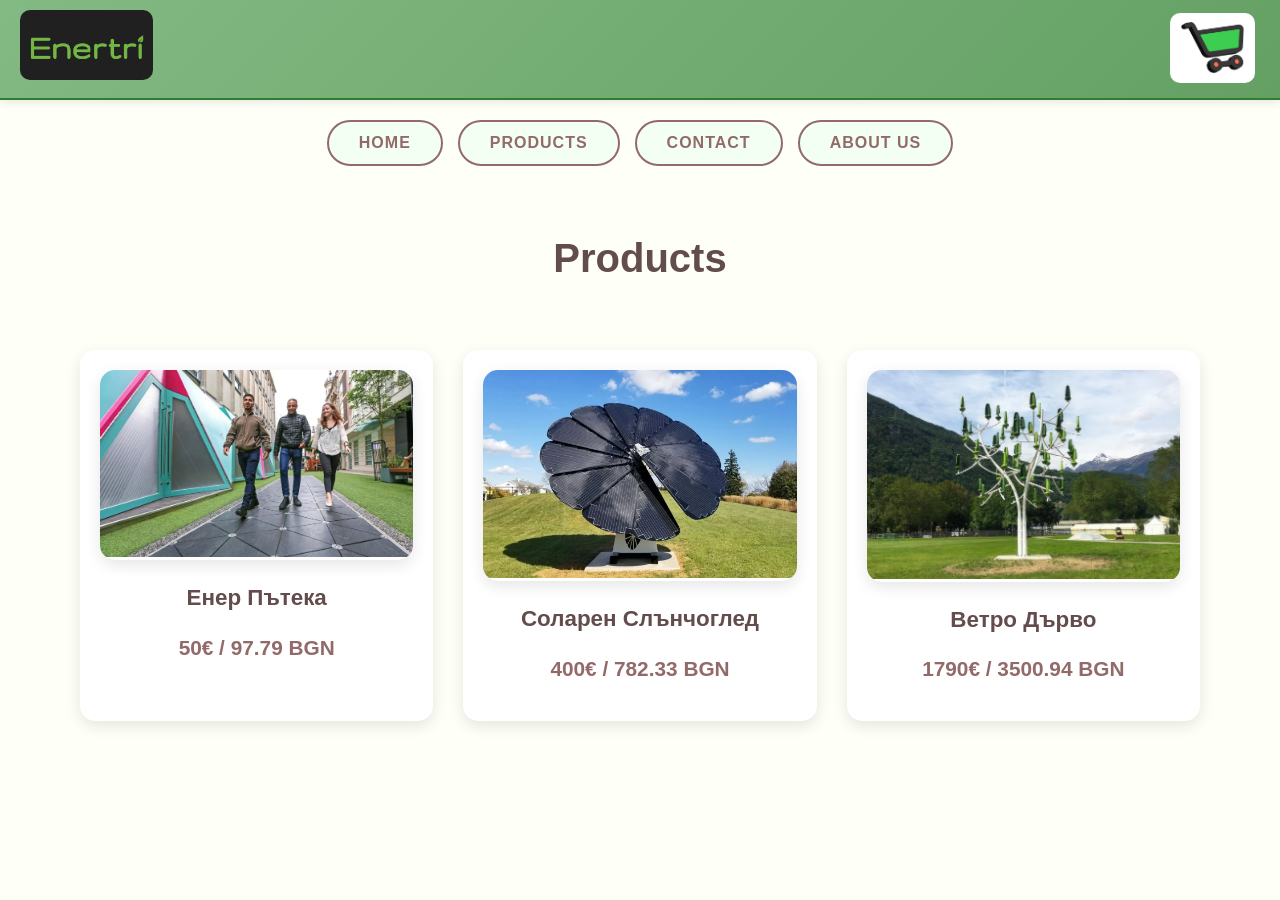
<file: abouten.html>
<!doctype html>
<html lang="en">
  <head>
    <link rel="stylesheet" href="portfolio.css" />
    <meta charset="UTF-8" />
    <meta name="viewport" content="width=device-width, initial-scale=1.0" />
    <title>Products - Enertri</title>
  </head>
  <body>
    <div class="ui">
      <div class="logo">
        <a href="index.html"><img src="logo.png" alt="Enertri Logo" /></a>
      </div>
      <div class="basket">
        <button class="basket" onclick="openCart()">
          <img src="cart.avif" alt="Shopping Cart" />
        </button>
      </div>
    </div>

    <nav>
      <button onclick="location = 'index.html'">home</button>
      <button onclick="location = 'abouten.html'">products</button>
      <button onclick="location = 'contact.html'">contact</button>
      <button onclick="location = 'structure.html'">about us</button>
    </nav>

    <div class="container" id="about">
      <h1>Products</h1>
      <div class="produkti">
        <div class="product-card">
          <button onclick="location.href = 'enerpateka.html'">
            <img
              src="pavegen-smart-street-5.webp"
              class="pateka"
              alt="Ener Path"
            />
          </button>
          <h3>Енер Пътека</h3>
          <p class="price">50€ / 97.79 BGN</p>
        </div>
        <div class="product-card">
          <button onclick="location.href = 'solarnipaneli.html'">
            <img src="png (1).png" class="sunflower" alt="Solar Sunflower" />
          </button>
          <h3>Соларен Слънчоглед</h3>
          <p class="price">400€ / 782.33 BGN</p>
        </div>
        <div class="product-card">
          <button onclick="location.href = 'enerdurvo.html'">
            <img src="png.png" class="tree" alt="Energy Tree" />
          </button>
          <h3>Ветро Дърво</h3>
          <p class="price">1790€ / 3500.94 BGN</p>
        </div>
      </div>
    </div>

    <div class="basketbar">
      <button class="close" onclick="Close()">x</button>
      <ul id="cart"></ul>
      <p>Total: $<span id="total">0</span></p>
      <a href="order.html" class="order">
        <button>order</button>
      </a>
    </div>

    <script src="enerscript.js"></script>
  </body>
</html>
</file>
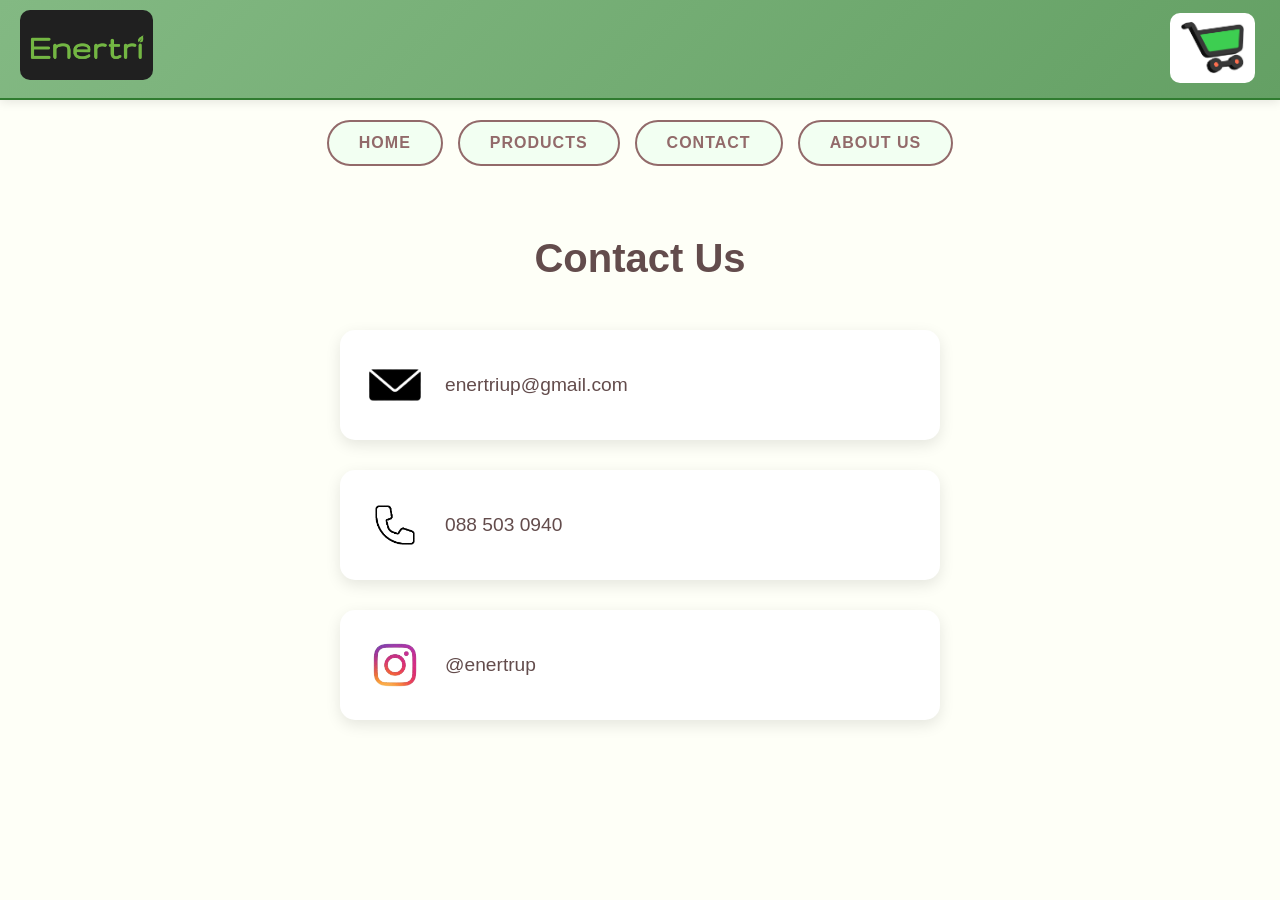
<file: contact.html>
<!doctype html>
<html lang="en">
  <head>
    <link rel="stylesheet" href="portfolio.css" />
    <meta charset="UTF-8" />
    <meta name="viewport" content="width=device-width, initial-scale=1.0" />
    <title>Contact - Enertri</title>
  </head>
  <body>
    <div class="ui">
      <div class="logo">
        <a href="index.html"><img src="logo.png" alt="Enertri Logo" /></a>
      </div>
      <div class="basket">
        <button class="basket" onclick="openCart()">
          <img src="cart.avif" alt="Shopping Cart" />
        </button>
      </div>
    </div>

    <nav>
      <button onclick="location = 'index.html'">home</button>
      <button onclick="location = 'abouten.html'">products</button>
      <button onclick="location = 'contact.html'">contact</button>
      <button onclick="location = 'structure.html'">about us</button>
    </nav>

    <div class="container" id="contact">
      <h1>Contact Us</h1>
      <div class="contact-section">
        <div class="contact-item">
          <img src="mail-removebg-preview.png" alt="Email" />
          <p>enertriup@gmail.com</p>
        </div>
        <div class="contact-item">
          <img src="phone-removebg-preview.png" alt="Phone" />
          <p>088 503 0940</p>
        </div>
        <div class="contact-item">
          <img src="insta-removebg-preview.png" alt="Instagram" />
          <p>@enertrup</p>
        </div>
      </div>
    </div>

    <div class="basketbar">
      <button class="close" onclick="Close()">x</button>
      <ul id="cart"></ul>
      <p>Total: $<span id="total">0</span></p>
      <a href="order.html" class="order">
        <button>order</button>
      </a>
    </div>

    <script src="enerscript.js"></script>
  </body>
</html>
</file>
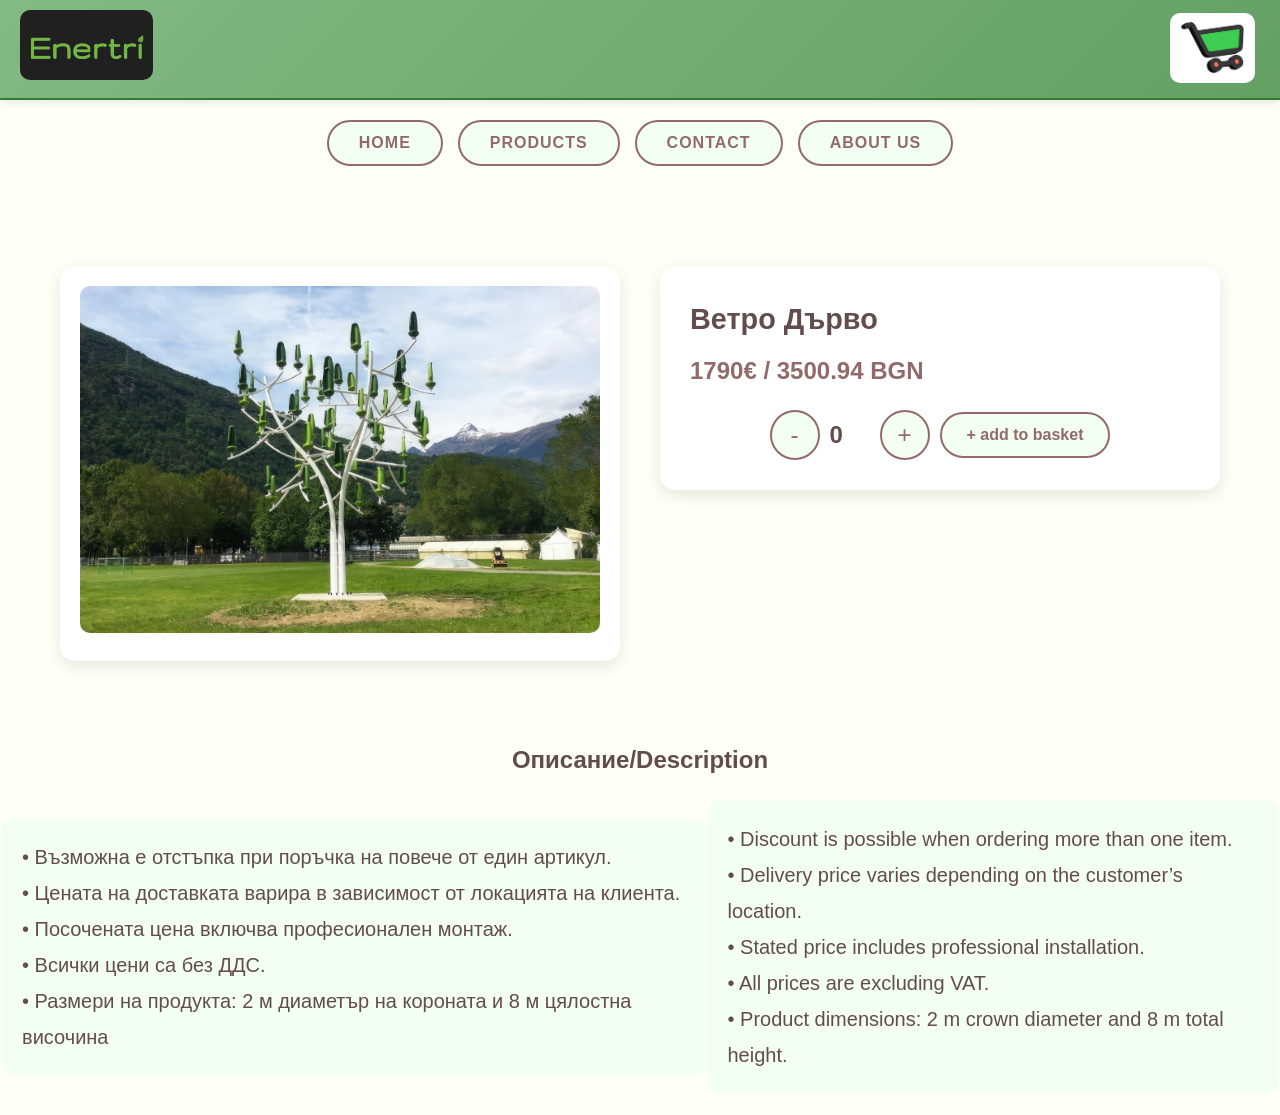
<file: enerdurvo.html>
<!doctype html>
<html lang="en">
  <head>
    <link rel="stylesheet" href="portfolio.css" />
    <meta charset="UTF-8" />
    <meta name="viewport" content="width=device-width, initial-scale=1.0" />
    <title>Energy Tree - Enertri</title>
  </head>
  <body>
    <div class="ui">
      <div class="logo">
        <a href="index.html"><img src="logo.png" alt="Enertri Logo" /></a>
      </div>
      <div class="basket">
        <button class="basket" onclick="openCart()">
          <img src="cart.avif" alt="Shopping Cart" />
        </button>
      </div>
    </div>

    <nav>
      <button onclick="location = 'index.html'">home</button>
      <button onclick="location = 'abouten.html'">products</button>
      <button onclick="location = 'contact.html'">contact</button>
      <button onclick="location = 'structure.html'">about us</button>
    </nav>

    <div class="container">
      <div class="product-detail">
        <div class="product-image">
          <img src="png.png" class="tree" alt="Energy Tree" />
        </div>
        <div class="product-info">
          <h2>Ветро Дърво</h2>
          <p class="price">1790€ / 3500.94 BGN</p>
          <div class="count">
            <button id="minus" class="minus">-</button>
            <span id="number">0</span>
            <button id="plus" class="plus">+</button>
            <button onclick="addToCart('Енер Дърво', 1790)" class="add">
              + add to basket
            </button>
          </div>
        </div>
      </div>
    </div>

    <center>
      <header style="font-size: 24px; font-weight: bold">
        Описание/Description
      </header>
    </center>

    <center>
      <div>
        <table>
          <tr>
            <td>
              <p class="info1" style="font-size: 20px">
                • Възможна е отстъпка при поръчка на повече от един артикул.
                <br />
                • Цената на доставката варира в зависимост от локацията на
                клиента.<br />
                • Посочената цена включва професионален монтаж. <br />
                • Всички цени са без ДДС.<br />
                • Размери на продукта: 2 м диаметър на короната и 8 м цялостна
                височина
              </p>
            </td>
            <td>
              <p class="info1" style="font-size: 20px">
                • Discount is possible when ordering more than one item.<br />
                • Delivery price varies depending on the customer’s location.<br />
                • Stated price includes professional installation.<br />
                • All prices are excluding VAT. <br />• Product dimensions: 2 m
                crown diameter and 8 m total height.
              </p>
            </td>
          </tr>
        </table>
      </div>
    </center>
    <div class="basketbar">
      <button class="close" onclick="Close()">x</button>
      <ul id="cart"></ul>
      <p>Total: $<span id="total"></span></p>
      <a href="order.html" class="order">
        <button>order</button>
      </a>
    </div>

    <script src="enerscript.js"></script>
    <script>
      let count = 0;

      const number = document.getElementById("number");
      const plus = document.getElementById("plus");
      const minus = document.getElementById("minus");

      plus.addEventListener("click", () => {
        count++;
        number.textContent = count;
      });

      minus.addEventListener("click", () => {
        if (count > 0) {
          count--;
          number.textContent = count;
        }
      });
    </script>
  </body>
</html>
</file>
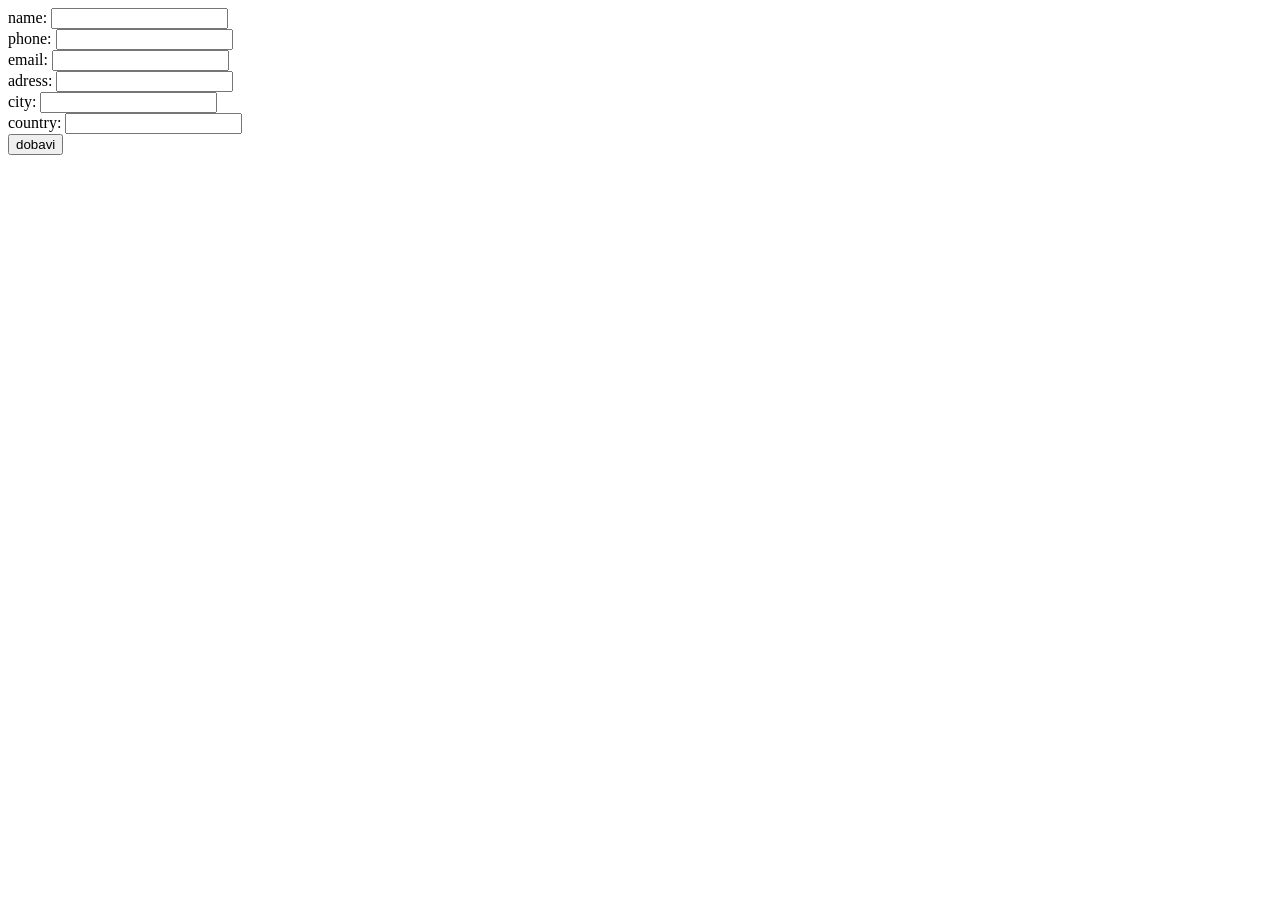
<file: order.html>
<?php
include "connect.php";

if (isset($_POST["submit"])) {
    $name = $_POST["name"];
    $phone = $_POST["phone"];
    $email = $_POST["email"];
    $adress = $_POST["adress"];
    $city = $_POST["city"];
    $country = $_POST["country"];

    $sql = "INSERT INTO orders1 (name, phone, email, adress, city, country) VALUES ('$name', '$phone', '$email', '$adress', '$city', '$country')";
    mysqli_query($conn, $sql);
}
?>

<!DOCTYPE html>
<html lang="en">
<head>
    <meta charset="UTF-8">
    <meta name="viewport" content="width=device-width, initial-scale=1.0">
    <title>Document</title>
</head>
<body>
    <form method="post">
        name: <input type="text"
        name="name"><br>
        phone: <input type="text"
        name="phone"><br>
        email: <input type="text"
        name="email"><br>
        adress: <input type="text"
        name="adress"><br>
        city: <input type="text"
        name="city"><br>
        country: <input type="text"
        name="country"><br>
        <input type="submit"
        name="submit" value="dobavi">
    </form>
</body>
</html>
</file>
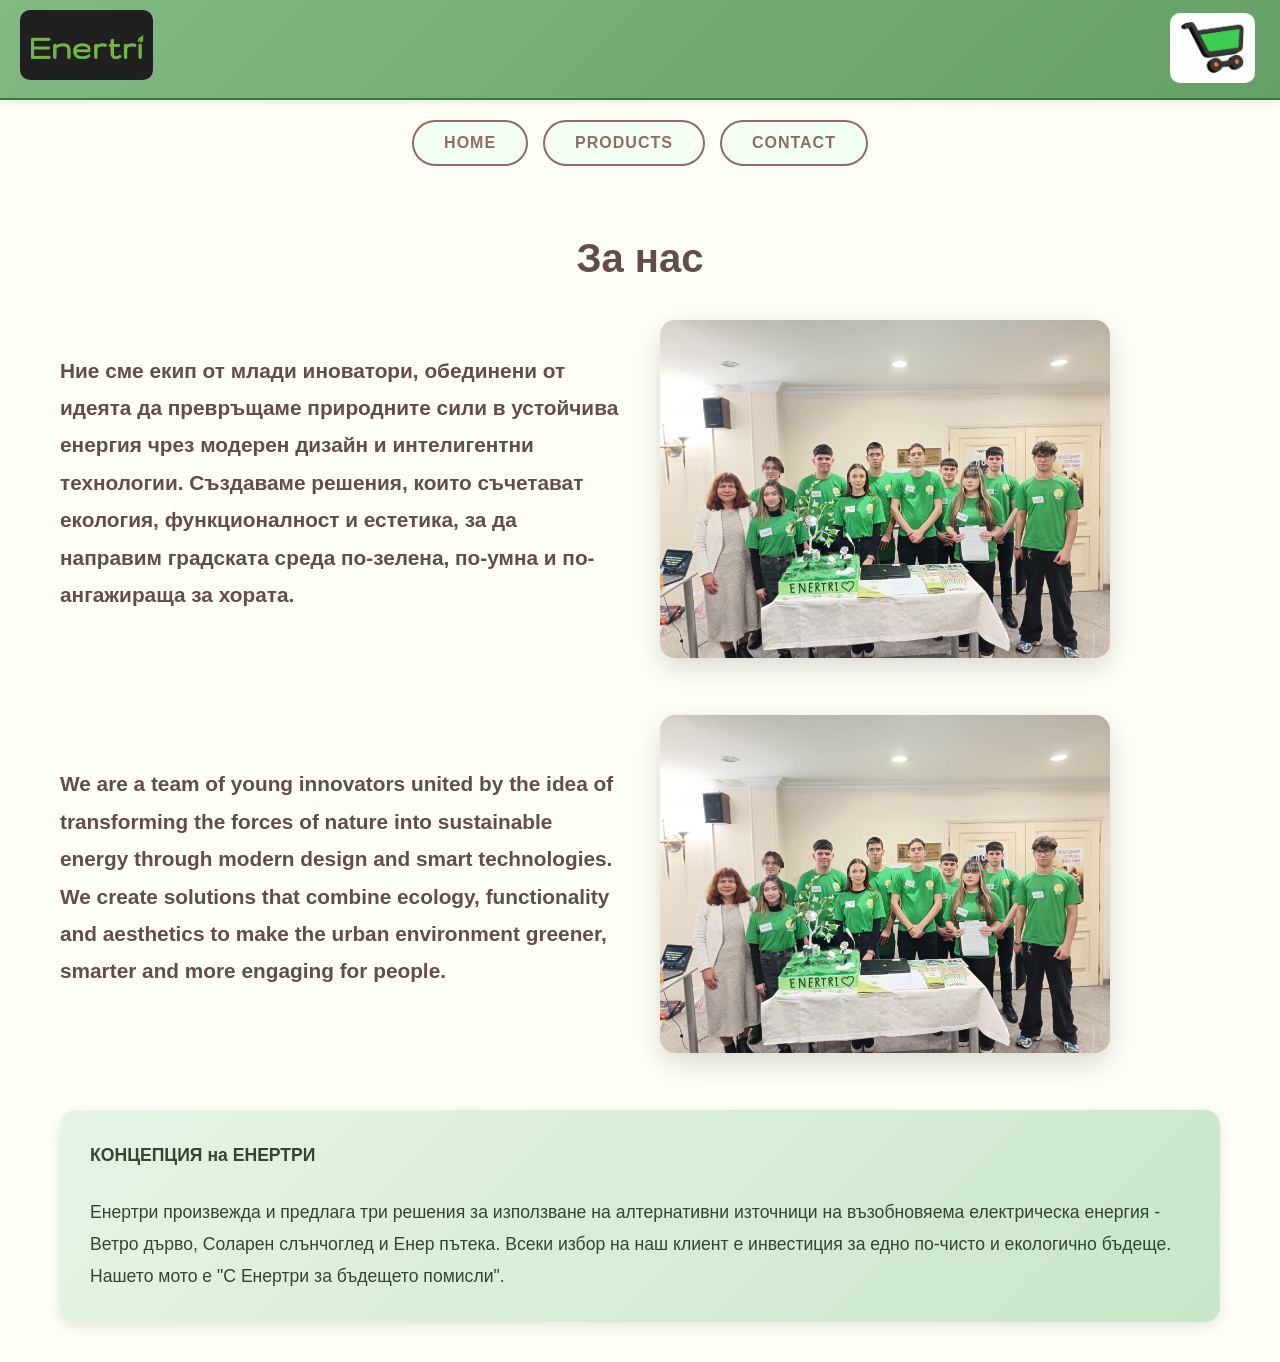
<file: portfolio.html>
<!DOCTYPE html>
<html lang="en">
<head>
    <link rel="stylesheet" href="portfolio.css">
    <meta charset="UTF-8">
    <meta name="viewport" content="width=device-width, initial-scale=1.0">
    <title>Enertri - Home</title>
</head>
<body>
    <div class="ui">
        <div class="logo"><a href="portfolio.html"><img src="logo.png" alt="Enertri Logo"></a></div>
        <div class="basket"><button class="basket" onclick="addToCart()" style="display: none"></button><button class="basket" onclick="openCart()"><img src="cart.avif" alt="Shopping Cart"></button></div>
    </div>
    
    <nav>
        <button onclick="location = 'index.html'">home</button>
        <button onclick="location = 'abouten.html'">products</button>
        <button onclick="location = 'contact.html'">contact</button>
    </nav>

    <div class="container" id="home">
        <h1>За нас</h1>
        
        <div class="about-section">
            <div class="about-text">
                <h2>Ние сме екип от млади иноватори, обединени от идеята да превръщаме природните сили в устойчива енергия чрез модерен дизайн и интелигентни технологии. Създаваме решения, които съчетават екология, функционалност и естетика, за да направим градската среда по-зелена, по-умна и по-ангажираща за хората.</h2>
            </div>
            <div>
                <img src="nie.png.jpg" class="otbor" alt="Our Team">
            </div>
        </div>

        <div class="about-section">
            <div class="about-text">
                <h2>We are a team of young innovators united by the idea of transforming the forces of nature into sustainable energy through modern design and smart technologies. We create solutions that combine ecology, functionality and aesthetics to make the urban environment greener, smarter and more engaging for people.</h2>
            </div>
            <div>
                <img src="nie.png.jpg" class="otbor" alt="Our Team">
            </div>
        </div>

        <div class="concept">
            <p><strong>КОНЦЕПЦИЯ на ЕНЕРТРИ</strong></p>
            <br>
            <p>Енертри произвежда и предлага три решения за използване на алтернативни източници на възобновяема електрическа енергия - Ветро дърво, Соларен слънчоглед и Енер пътека. Всеки избор на наш клиент е инвестиция за едно по-чисто и екологично бъдеще. 
            Нашето мото е "С Енертри за бъдещето помисли".</p>
        </div>
    </div>

    <div class="basketbar">
        <button class="close" onclick="Close()">x</button>
        <ul id="cart"></ul>
        <p>Total: $<span id="total"></span></p>
        <a href="order.html" class="order">
            <button>order</button>
        </a>
    </div>

    <script src="enerscript.js"></script>
</body>
</html>
</file>
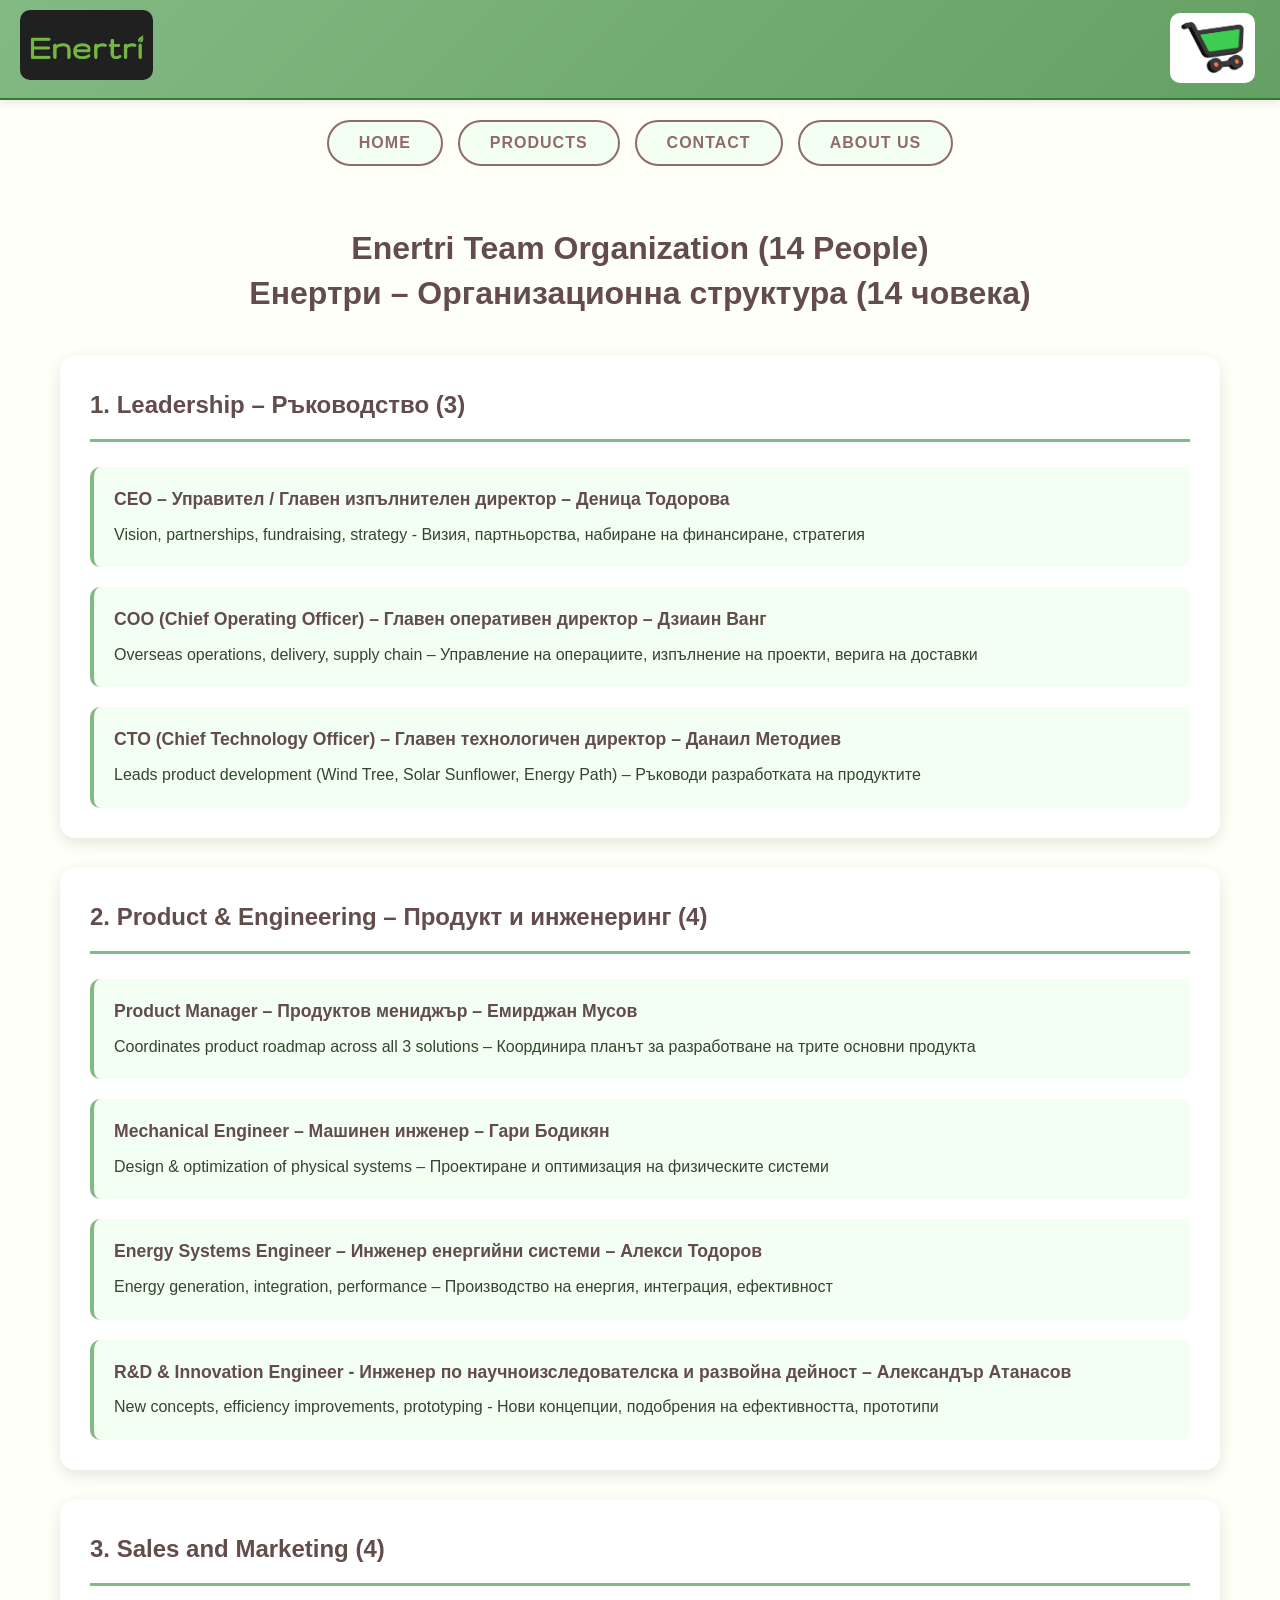
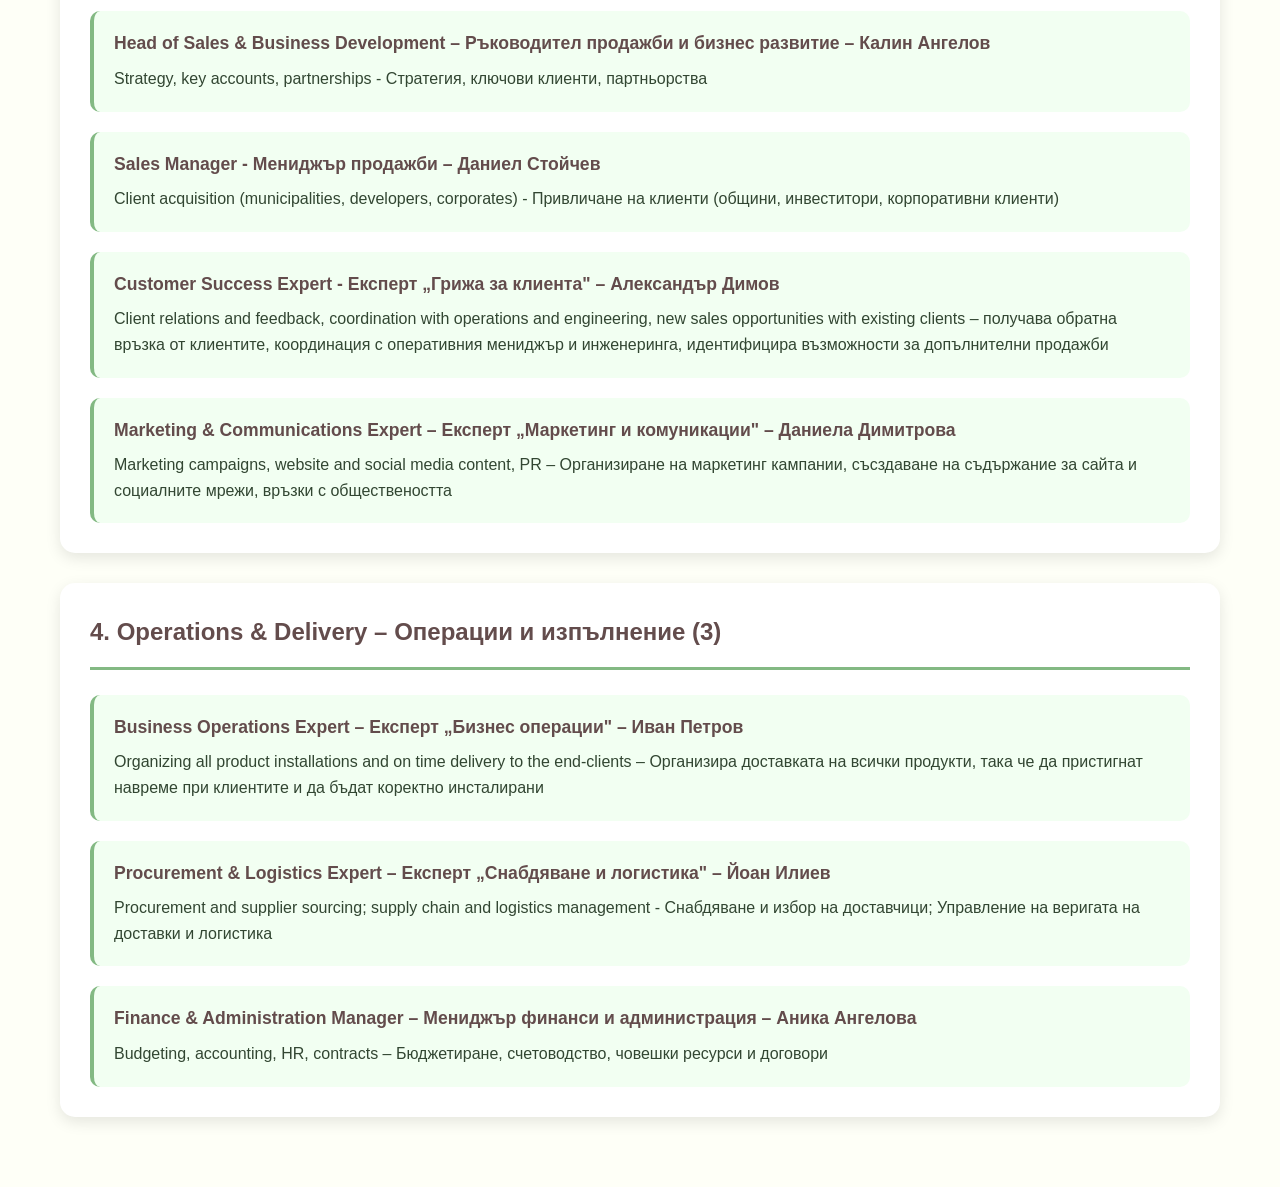
<file: structure.html>
<!doctype html>
<html lang="en">
  <head>
    <link rel="stylesheet" href="portfolio.css" />
    <meta charset="UTF-8" />
    <meta name="viewport" content="width=device-width, initial-scale=1.0" />
    <title>About Us - Enertri</title>
  </head>
  <body>
    <div class="ui">
      <div class="logo">
        <a href="index.html"><img src="logo.png" alt="Enertri Logo" /></a>
      </div>
      <div class="basket">
        <button
          class="basket"
          onclick="addToCart()"
          style="display: none"
        ></button
        ><button class="basket" onclick="openCart()">
          <img src="cart.avif" alt="Shopping Cart" />
        </button>
      </div>
    </div>

    <nav>
      <button onclick="location = 'index.html'">home</button>
      <button onclick="location = 'abouten.html'">products</button>
      <button onclick="location = 'contact.html'">contact</button>
      <button onclick="location = 'structure.html'">About us</button>
    </nav>

    <div class="container" id="structure">
      <h1>
        Enertri Team Organization (14 People)<br />Енертри – Организационна
        структура (14 човека)
      </h1>

      <div class="org-section">
        <h2>1. Leadership – Ръководство (3)</h2>

        <div class="team-member">
          <h3>
            CEO – Управител / Главен изпълнителен директор – Деница Тодорова
          </h3>
          <p>
            Vision, partnerships, fundraising, strategy - Визия, партньорства,
            набиране на финансиране, стратегия
          </p>
        </div>

        <div class="team-member">
          <h3>
            COO (Chief Operating Officer) – Главен оперативен директор – Дзиаин
            Ванг
          </h3>
          <p>
            Overseas operations, delivery, supply chain – Управление на
            операциите, изпълнение на проекти, верига на доставки
          </p>
        </div>

        <div class="team-member">
          <h3>
            CTO (Chief Technology Officer) – Главен технологичен директор –
            Данаил Методиев
          </h3>
          <p>
            Leads product development (Wind Tree, Solar Sunflower, Energy Path)
            – Ръководи разработката на продуктите
          </p>
        </div>
      </div>

      <div class="org-section">
        <h2>2. Product & Engineering – Продукт и инженеринг (4)</h2>

        <div class="team-member">
          <h3>Product Manager – Продуктов мениджър – Емирджан Мусов</h3>
          <p>
            Coordinates product roadmap across all 3 solutions – Координира
            планът за разработване на трите основни продукта
          </p>
        </div>

        <div class="team-member">
          <h3>Mechanical Engineer – Машинен инженер – Гари Бодикян</h3>
          <p>
            Design & optimization of physical systems – Проектиране и
            оптимизация на физическите системи
          </p>
        </div>

        <div class="team-member">
          <h3>
            Energy Systems Engineer – Инженер енергийни системи – Алекси Тодоров
          </h3>
          <p>
            Energy generation, integration, performance – Производство на
            енергия, интеграция, ефективност
          </p>
        </div>

        <div class="team-member">
          <h3>
            R&D & Innovation Engineer - Инженер по научноизследователска и
            развойна дейност – Александър Атанасов
          </h3>
          <p>
            New concepts, efficiency improvements, prototyping - Нови концепции,
            подобрения на ефективността, прототипи
          </p>
        </div>
      </div>

      <div class="org-section">
        <h2>3. Sales and Marketing (4)</h2>

        <div class="team-member">
          <h3>
            Head of Sales & Business Development – Ръководител продажби и бизнес
            развитие – Калин Ангелов
          </h3>
          <p>
            Strategy, key accounts, partnerships - Стратегия, ключови клиенти,
            партньорства
          </p>
        </div>

        <div class="team-member">
          <h3>Sales Manager - Мениджър продажби – Даниел Стойчев</h3>
          <p>
            Client acquisition (municipalities, developers, corporates) -
            Привличане на клиенти (общини, инвеститори, корпоративни клиенти)
          </p>
        </div>

        <div class="team-member">
          <h3>
            Customer Success Expert - Експерт „Грижа за клиента" – Александър
            Димов
          </h3>
          <p>
            Client relations and feedback, coordination with operations and
            engineering, new sales opportunities with existing clients –
            получава обратна връзка от клиентите, координация с оперативния
            мениджър и инженеринга, идентифицира възможности за допълнителни
            продажби
          </p>
        </div>

        <div class="team-member">
          <h3>
            Marketing & Communications Expert – Експерт „Маркетинг и
            комуникации" – Даниела Димитрова
          </h3>
          <p>
            Marketing campaigns, website and social media content, PR –
            Организиране на маркетинг кампании, съсздаване на съдържание за
            сайта и социалните мрежи, връзки с обществеността
          </p>
        </div>
      </div>

      <div class="org-section">
        <h2>4. Operations & Delivery – Операции и изпълнение (3)</h2>

        <div class="team-member">
          <h3>
            Business Operations Expert – Експерт „Бизнес операции" – Иван Петров
          </h3>
          <p>
            Organizing all product installations and on time delivery to the
            end-clients – Организира доставката на всички продукти, така че да
            пристигнат навреме при клиентите и да бъдат коректно инсталирани
          </p>
        </div>

        <div class="team-member">
          <h3>
            Procurement & Logistics Expert – Експерт „Снабдяване и логистика" –
            Йоан Илиев
          </h3>
          <p>
            Procurement and supplier sourcing; supply chain and logistics
            management - Снабдяване и избор на доставчици; Управление на
            веригата на доставки и логистика
          </p>
        </div>

        <div class="team-member">
          <h3>
            Finance & Administration Manager – Мениджър финанси и администрация
            – Аника Ангелова
          </h3>
          <p>
            Budgeting, accounting, HR, contracts – Бюджетиране, счетоводство,
            човешки ресурси и договори
          </p>
        </div>
      </div>
    </div>

    <div class="basketbar">
      <button class="close" onclick="Close()">x</button>
      <ul id="cart"></ul>
      <p>Total: $<span id="total"></span></p>
      <a href="order.html" class="order">
        <button>order</button>
      </a>
    </div>

    <script src="enerscript.js"></script>
  </body>
</html>
</file>
<file: portfolio.css>
* {
    margin: 0;
    padding: 0;
    box-sizing: border-box;
}

body {
    background-color: rgb(254, 255, 247);
    font-family: 'Segoe UI', Tahoma, Geneva, Verdana, sans-serif;
    color: rgb(99, 76, 76);
    line-height: 1.6;
}

.ui {
    height: 100px;
    width: 100%;
    position: fixed;
    top: 0;
    left: 0;
    background: linear-gradient(135deg, rgb(131, 185, 131), rgb(100, 160, 100));
    border-bottom: solid 2px rgb(48, 124, 48);
    display: flex;
    justify-content: space-between;
    align-items: center;
    padding: 0 20px;
    z-index: 1000;
    box-shadow: 0 2px 10px rgba(0,0,0,0.1);
}

.logo img {
    height: 70px;
    width: 100%;
    border-radius: 10px;
    object-fit: cover;
    transition: transform 0.3s ease;
}

.logo img:hover {
    transform: scale(1.05);
}

.basket button {
    background: transparent;
    border: none;
    cursor: pointer;
    padding: 5px;
}

.basket img {
    height: 70px;
    width: 85px;
    border-radius: 10px;
    object-fit: cover;
    transition: transform 0.3s ease;
}

.basket img:hover {
    transform: scale(1.05);
}

nav {
    display: flex;
    justify-content: center;
    gap: 15px;
    padding: 20px;
    margin-top: 100px;
    flex-wrap: wrap;
}

nav button {
    border-radius: 25px;
    padding: 12px 30px;
    border: 2px solid rgb(146, 106, 106);
    background-color: rgb(242, 255, 242);
    font-size: 1rem;
    color: rgb(146, 106, 106);
    cursor: pointer;
    transition: all 0.3s ease;
    font-weight: 600;
    text-transform: uppercase;
    letter-spacing: 1px;
}

nav button:hover {
    background-color: rgb(146, 106, 106);
    color: white;
    transform: translateY(-3px);
    box-shadow: 0 5px 15px rgba(146, 106, 106, 0.4);
}

.container {
    max-width: 1200px;
    margin: 0 auto;
    padding: 40px 20px;
}

h1 {
    text-align: center;
    font-size: 2.5rem;
    margin-bottom: 30px;
    color: rgb(99, 76, 76);
}

.about-section {
    display: grid;
    grid-template-columns: 1fr 1fr;
    gap: 40px;
    align-items: center;
    margin-bottom: 50px;
}

.about-text h2 {
    color: rgb(99, 76, 76);
    font-size: 1.3rem;
    line-height: 1.8;
    margin-bottom: 20px;
}

.otbor {
    width: 100%;
    max-width: 450px;
    height: auto;
    border-radius: 15px;
    box-shadow: 0 10px 30px rgba(0,0,0,0.15);
    transition: transform 0.3s ease;
}

.otbor:hover {
    transform: scale(1.02);
}

.concept {
    background: linear-gradient(135deg, rgb(230, 245, 230), rgb(200, 230, 200));
    padding: 30px;
    border-radius: 15px;
    margin-top: 40px;
    box-shadow: 0 5px 15px rgba(0,0,0,0.1);
}

.forUs {
    background: linear-gradient(135deg, rgb(197, 250, 197), rgb(123, 168, 123));
    padding: 30px;
    border-radius: 15px;
    margin-top: 40px;
    box-shadow: 0 5px 15px rgba(0,0,0,0.1);
}

.concept p {
    font-size: 1.1rem;
    text-align: left;
    line-height: 1.8;
    color: rgb(50, 70, 50);
}

.forUs p {
    font-size: 1.1rem;
    text-align: left;
    line-height: 1.8;
    color: rgb(50, 70, 50);
}

.produkti {
    display: grid;
    grid-template-columns: repeat(auto-fit, minmax(300px, 1fr));
    gap: 30px;
    padding: 20px;
    margin: 40px 0;
}

.produkti button {
    background: white;
    border: none;
    border-radius: 15px;
    overflow: hidden;
    cursor: pointer;
    transition: all 0.3s ease;
    box-shadow: 0 5px 15px rgba(0,0,0,0.1);
    width: 100%;
}

.produkti button:hover {
    transform: translateY(-10px);
    box-shadow: 0 15px 30px rgba(0,0,0,0.2);
}

.pateka, .sunflower, .tree {
    width: 100%;
    height: auto;
    object-fit: cover;
    transition: transform 0.3s ease;
}

.sunvideo, .pathvideo {
    display: block;
    margin: 40px auto;
    box-shadow: 0 12px 30px rgba(0, 0, 0, 0.5);
    border-radius: 20px;
    width: 90%;
    max-width: 1150px;
}

.product-card {
    background: white;
    border-radius: 15px;
    padding: 20px;
    box-shadow: 0 5px 15px rgba(0,0,0,0.1);
    text-align: center;
}

.product-card h3 {
    color: rgb(99, 76, 76);
    margin: 15px 0;
    font-size: 1.4rem;
}

.product-card .price {
    color: rgb(146, 106, 106);
    font-size: 1.3rem;
    font-weight: bold;
    margin-bottom: 15px;
}

.info1 {
    font-size: 1rem;
    line-height: 1.8;
    text-align: left;
    padding: 20px;
    background: rgb(242, 255, 242);
    border-radius: 10px;
    margin: 20px 0;
}

.count {
    display: flex;
    align-items: center;
    justify-content: center;
    gap: 10px;
    flex-wrap: wrap;
    margin-top: 20px;
}

.minus, .plus {
    width: 50px;
    height: 50px;
    border-radius: 50%;
    border: 2px solid rgb(146, 106, 106);
    background-color: rgb(242, 255, 242);
    color: rgb(146, 106, 106);
    font-size: 1.5rem;
    cursor: pointer;
    transition: all 0.3s ease;
}

.minus:hover, .plus:hover {
    background-color: rgb(146, 106, 106);
    color: white;
}

#number {
    font-size: 1.5rem;
    font-weight: bold;
    min-width: 40px;
    display: inline-block;
}

.add {
    border-radius: 25px;
    padding: 12px 25px;
    border: 2px solid rgb(146, 106, 106);
    background-color: rgb(242, 255, 242);
    font-size: 1rem;
    color: rgb(146, 106, 106);
    cursor: pointer;
    transition: all 0.3s ease;
    font-weight: 600;
}

.add:hover {
    background-color: rgb(146, 106, 106);
    color: white;
}

.contact-section {
    display: flex;
    flex-direction: column;
    gap: 30px;
    max-width: 600px;
    margin: 40px auto;
}

.contact-item {
    display: flex;
    align-items: center;
    gap: 20px;
    background: white;
    padding: 25px;
    border-radius: 15px;
    box-shadow: 0 5px 15px rgba(0,0,0,0.1);
    transition: transform 0.3s ease;
}

.contact-item:hover {
    transform: translateX(10px);
}

.contact-item img {
    height: 60px;
    width: 60px;
    object-fit: contain;
}

.contact-item p {
    font-size: 1.2rem;
    color: rgb(99, 76, 76);
    text-align: left;
    margin: 0;
}

.basketbar {
    height: 100vh;
    width: 0;
    position: fixed;
    background: linear-gradient(180deg, white, rgb(245, 255, 245));
    right: 0;
    top: 0;
    transition: width 0.5s ease;
    overflow-y: auto;
    font-size: 1.1rem;
    z-index: 1001;
    box-shadow: -5px 0 15px rgba(0,0,0,0.1);
    padding: 20px;
    opacity: 0;
    visibility: hidden;
}

.basketbar.open {
    width: 350px;
    opacity: 1;
    visibility: visible;
}

.close {
    width: 40px;
    height: 40px;
    border-radius: 50%;
    background: rgb(146, 106, 106);
    color: white;
    border: none;
    font-size: 1.5rem;
    cursor: pointer;
    margin-bottom: 20px;
    transition: all 0.3s ease;
}

.close:hover {
    background: rgb(100, 80, 80);
    transform: rotate(90deg);
}

#cart {
    list-style: none;
    padding: 0;
}

#cart li {
    background: white;
    padding: 15px;
    margin: 10px 0;
    border-radius: 10px;
    box-shadow: 0 3px 10px rgba(0,0,0,0.1);
    display: flex;
    justify-content: space-between;
    align-items: center;
}

#cart li button {
    background: rgb(200, 100, 100);
    color: white;
    border: none;
    padding: 5px 15px;
    border-radius: 5px;
    cursor: pointer;
    transition: background 0.3s ease;
}

#cart li button:hover {
    background: rgb(180, 80, 80);
}

#total {
    font-size: 1.5rem;
    font-weight: bold;
    color: rgb(99, 76, 76);
}

.order {
    margin: 30px 20px;
    display: block;
    text-align: center;
}

.order button {
    width: 100%;
    border-radius: 25px;
    padding: 15px 30px;
    border: 2px solid rgb(146, 106, 106);
    background-color: rgb(242, 255, 242);
    font-size: 1.1rem;
    color: rgb(146, 106, 106);
    cursor: pointer;
    transition: all 0.3s ease;
    font-weight: 600;
    text-transform: uppercase;
}

.order button:hover {
    background-color: rgb(146, 106, 106);
    color: white;
}

.product-detail {
    display: grid;
    grid-template-columns: 1fr 1fr;
    gap: 40px;
    align-items: start;
    margin: 40px 0;
}

.product-image {
    background: white;
    border-radius: 15px;
    padding: 20px;
    box-shadow: 0 5px 15px rgba(0,0,0,0.1);
}

.product-image img {
    width: 100%;
    height: auto;
    border-radius: 10px;
}

.product-info {
    background: white;
    border-radius: 15px;
    padding: 30px;
    box-shadow: 0 5px 15px rgba(0,0,0,0.1);
}

.product-info h2 {
    color: rgb(99, 76, 76);
    margin-bottom: 10px;
    font-size: 1.8rem;
}

.product-info .price {
    color: rgb(146, 106, 106);
    font-size: 1.5rem;
    font-weight: bold;
    margin-bottom: 20px;
}

#structure h1 {
    font-size: 2rem;
    line-height: 1.4;
    margin-bottom: 40px;
}

.org-section {
    background: white;
    border-radius: 15px;
    padding: 30px;
    margin-bottom: 30px;
    box-shadow: 0 5px 15px rgba(0,0,0,0.1);
}

.org-section h2 {
    color: rgb(99, 76, 76);
    font-size: 1.5rem;
    margin-bottom: 25px;
    padding-bottom: 15px;
    border-bottom: 3px solid rgb(131, 185, 131);
}

.team-member {
    background: rgb(242, 255, 242);
    border-radius: 10px;
    padding: 20px;
    margin-bottom: 20px;
    border-left: 4px solid rgb(131, 185, 131);
}

.team-member:last-child {
    margin-bottom: 0;
}

.team-member h3 {
    color: rgb(99, 76, 76);
    font-size: 1.1rem;
    margin-bottom: 10px;
    line-height: 1.4;
}

.team-member p {
    color: rgb(50, 70, 50);
    font-size: 1rem;
    line-height: 1.6;
    margin: 0;
}

@media (max-width: 768px) {
    .ui {
        flex-direction: column;
        height: auto;
        padding: 15px;
        gap: 15px;
        position: relative;
    }

    .logo img, .basket img {
        height: 50px;
        width: 100%;
    }

    nav {
        margin-top: 10px;
        width: 100%;
    }

    nav button {
        padding: 10px 20px;
        font-size: 0.9rem;
        width: auto;
        min-width: 100px;
    }

    .about-section {
        grid-template-columns: 1fr;
        gap: 30px;
    }

    .about-text h2 {
        font-size: 1.1rem;
    }

    .otbor {
        max-width: 100%;
        height: auto;
    }

    .product-detail {
        grid-template-columns: 1fr;
        gap: 20px;
    }

    .concept {
        padding: 20px;
    }

    .concept p {
        font-size: 1rem;
    }

    .contact-item {
        flex-direction: column;
        text-align: center;
    }

    .contact-item p {
        text-align: center;
    }

    .basketbar.open {
        width: 100%;
    }

    h1 {
        font-size: 2rem;
    }

    .count {
        flex-direction: column;
        gap: 15px;
    }

    .org-section {
        padding: 20px;
    }

    .org-section h2 {
        font-size: 1.3rem;
    }

    .team-member h3 {
        font-size: 1rem;
    }

    .team-member p {
        font-size: 0.95rem;
    }
}

@media (max-width: 480px) {
    .ui {
        padding: 10px;
    }

    .logo img, .basket img {
        height: 40px;
        width: 100%;
    }

    nav {
        flex-direction: column;
        gap: 10px;
    }

    nav button {
        padding: 10px 20px;
        font-size: 0.9rem;
        width: 100%;
    }

    h1 {
        font-size: 1.7rem;
    }

    .about-text h2 {
        font-size: 1rem;
    }

    .concept p {
        font-size: 0.95rem;
    }

    .product-info h2 {
        font-size: 1.5rem;
    }

    .product-info .price {
        font-size: 1.3rem;
    }
}
</file>
